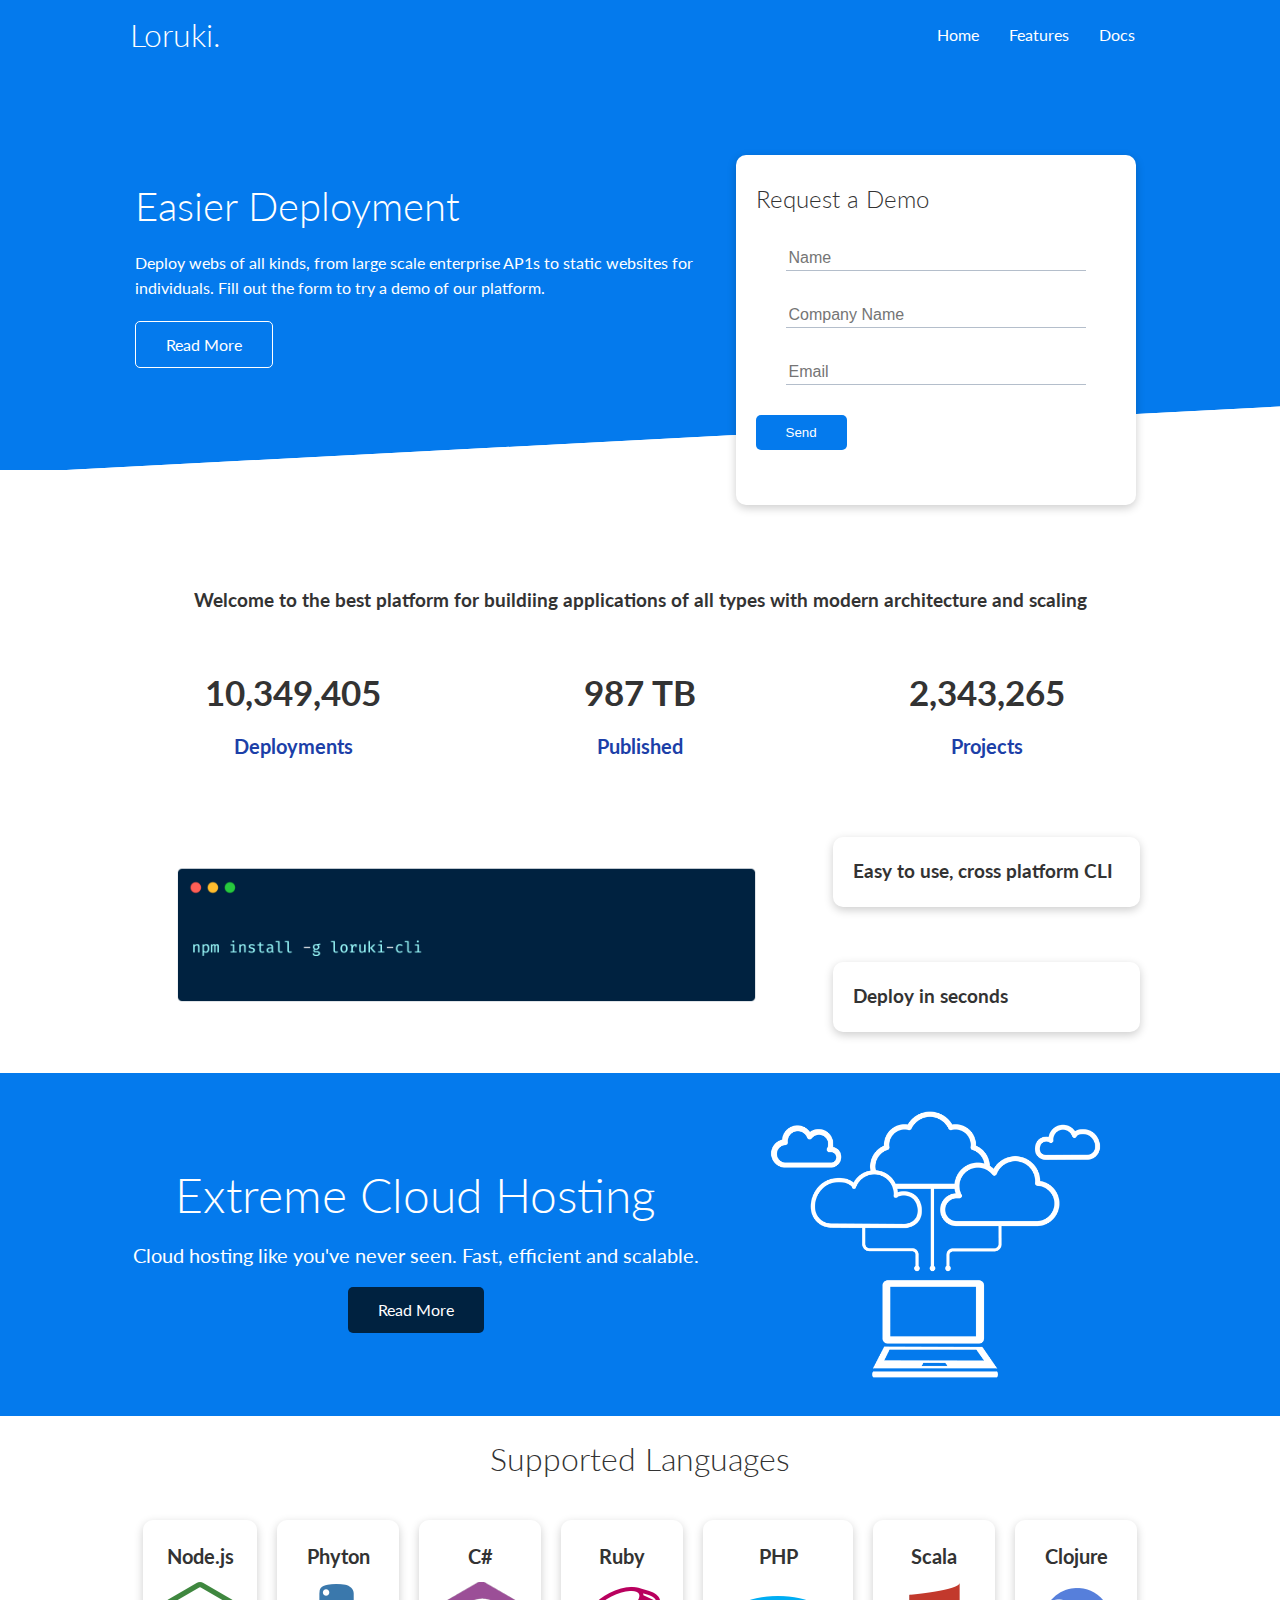
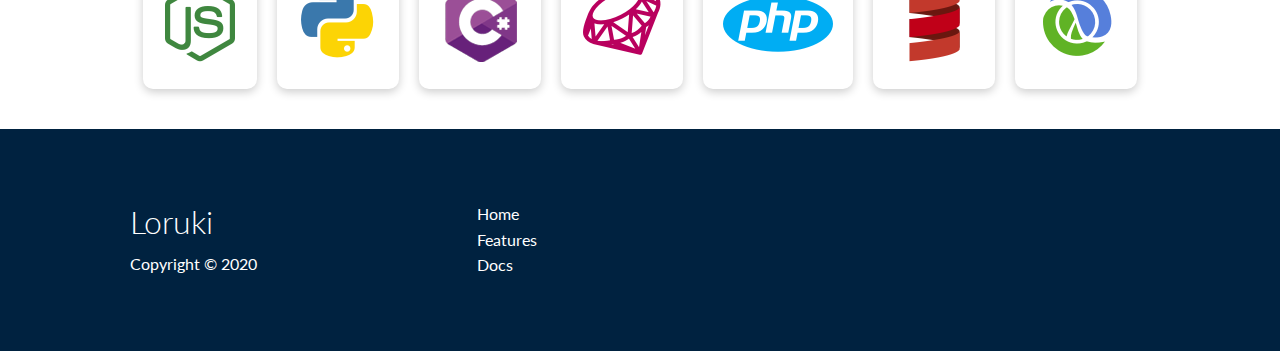
<file: index.html>
<!DOCTYPE html>
<html lang="en">
  <head>
    <meta charset="UTF-8" />
    <meta http-equiv="X-UA-Compatible" content="IE=edge" />
    <meta name="viewport" content="width=device-width, initial-scale=1.0" />
    <link
      rel="stylesheet"
      href="https://cdnjs.cloudflare.com/ajax/libs/font-awesome/6.2.1/css/all.min.css"
      integrity="sha512-MV7K8+y+gLIBoVD59lQIYicR65iaqukzvf/nwasF0nqhPay5w/9lJmVM2hMDcnK1OnMGCdVK+iQrJ7lzPJQd1w=="
      crossorigin="anonymous"
      referrerpolicy="no-referrer"
    />
    <link rel="stylesheet" href="css/style.css" />
    <title>Loruki | Cloud Hosting For Everyone</title>
  </head>
  <body>
    <!-- Navbar -->
    <div class="navbar">
      <div class="container flex">
        <h1 class="logo">Loruki.</h1>
        <nav>
          <ul>
            <li><a href="/index.html">Home</a></li>
            <li><a href="/features.html">Features</a></li>
            <li><a href="/docs.html">Docs</a></li>
          </ul>
        </nav>
      </div>
    </div>

    <section class="showcase">
      <div class="container grid">
        <div class="showcase-text">
          <h1>Easier Deployment</h1>
          <p>
            Deploy webs of all kinds, from large scale enterprise AP1s to static
            websites for individuals. Fill out the form to try a demo of our
            platform.
          </p>
          <a href="/features.html" class="btn btn-outline">Read More</a>
        </div>

        <div class="showcase-form card">
          <h2>Request a Demo</h2>
          <form>
            <div class="form-control">
              <input type="text" name="name" placeholder="Name" required />
            </div>
            <div class="form-control">
              <input
                type="text"
                name="company"
                placeholder="Company Name"
                required
              />
            </div>
            <div class="form-control">
              <input type="email" name="email" placeholder="Email" required />
            </div>
            <input type="submit" value="Send" class="btn btn-primary" />
          </form>
        </div>
      </div>
    </section>

    <!-- Stats -->
    <section class="stats">
      <div class="container">
        <h3 class="stats-heading text-center my-1">
          Welcome to the best platform for buildiing applications of all types
          with modern architecture and scaling
        </h3>

        <div class="grid grid-3 text-center my-4">
          <div>
            <i class="fas fa-server fa-3x"></i>
            <h3>10,349,405</h3>
            <p class="text-secondary">Deployments</p>
          </div>
          <div>
            <i class="fas fa-upload fa-3x"></i>
            <h3>987 TB</h3>
            <p class="text-secondary">Published</p>
          </div>
          <div>
            <i class="fas fa-project-diagram fa-3x"></i>
            <h3>2,343,265</h3>
            <p class="text-secondary">Projects</p>
          </div>
        </div>
      </div>
    </section>

    <!-- Cli -->
    <section class="cli">
      <div class="container grid">
        <img src="/images/cli.png" alt="" />
        <div class="card">
          <h3>Easy to use, cross platform CLI</h3>
        </div>
        <div class="card">
          <h3>Deploy in seconds</h3>
        </div>
      </div>
    </section>

    <!-- Cloud -->
    <section class="cloud bg-primary my-2 py-2">
      <div class="container grid">
        <div class="text-center">
          <h2 class="lg">Extreme Cloud Hosting</h2>
          <p class="lead my-1">
            Cloud hosting like you've never seen. Fast, efficient and scalable.
          </p>
          <a href="/features.html" class="btn btn-dark">Read More</a>
        </div>
        <img src="/images/cloud.png" alt="" />
      </div>
    </section>

    <!-- Languages -->
    <section class="languages">
      <h2 class="md text-center my-2">Supported Languages</h2>
      <div class="container flex">
        <div class="card">
          <h4>Node.js</h4>
          <img src="/images/logos/node.png" alt="" />
        </div>
        <div class="card">
          <h4>Phyton</h4>
          <img src="/images/logos/python.png" alt="" />
        </div>
        <div class="card">
          <h4>C#</h4>
          <img src="/images/logos/csharp.png" alt="" />
        </div>
        <div class="card">
          <h4>Ruby</h4>
          <img src="/images/logos/ruby.png" alt="" />
        </div>
        <div class="card">
          <h4>PHP</h4>
          <img src="/images/logos/php.png" alt="" />
        </div>
        <div class="card">
          <h4>Scala</h4>
          <img src="/images/logos/scala.png" alt="" />
        </div>
        <div class="card">
          <h4>Clojure</h4>
          <img src="/images/logos/clojure.png" alt="" />
        </div>
      </div>
    </section>

    <!-- Footer -->
    <footer class="footer bg-dark py-5">
      <div class="container grid grid-3">
        <div>
          <h1>Loruki</h1>
          <p>Copyright &copy; 2020</p>
        </div>
        <nav>
          <ul>
            <li><a href="/index.html">Home</a></li>
            <li><a href="/features.html">Features</a></li>
            <li><a href="/docs.html">Docs</a></li>
          </ul>
        </nav>
        <div class="social">
          <a href="#"><i class="fab fa-github fa-2x"></i></a>
          <a href="#"><i class="fab fa-facebook fa-2x"></i></a>
          <a href="#"><i class="fab fa-instagram fa-2x"></i></a>
          <a href="#"><i class="fab fa-twitter fa-2x"></i></a>
        </div>
      </div>
    </footer>
  </body>
</html>
</file>
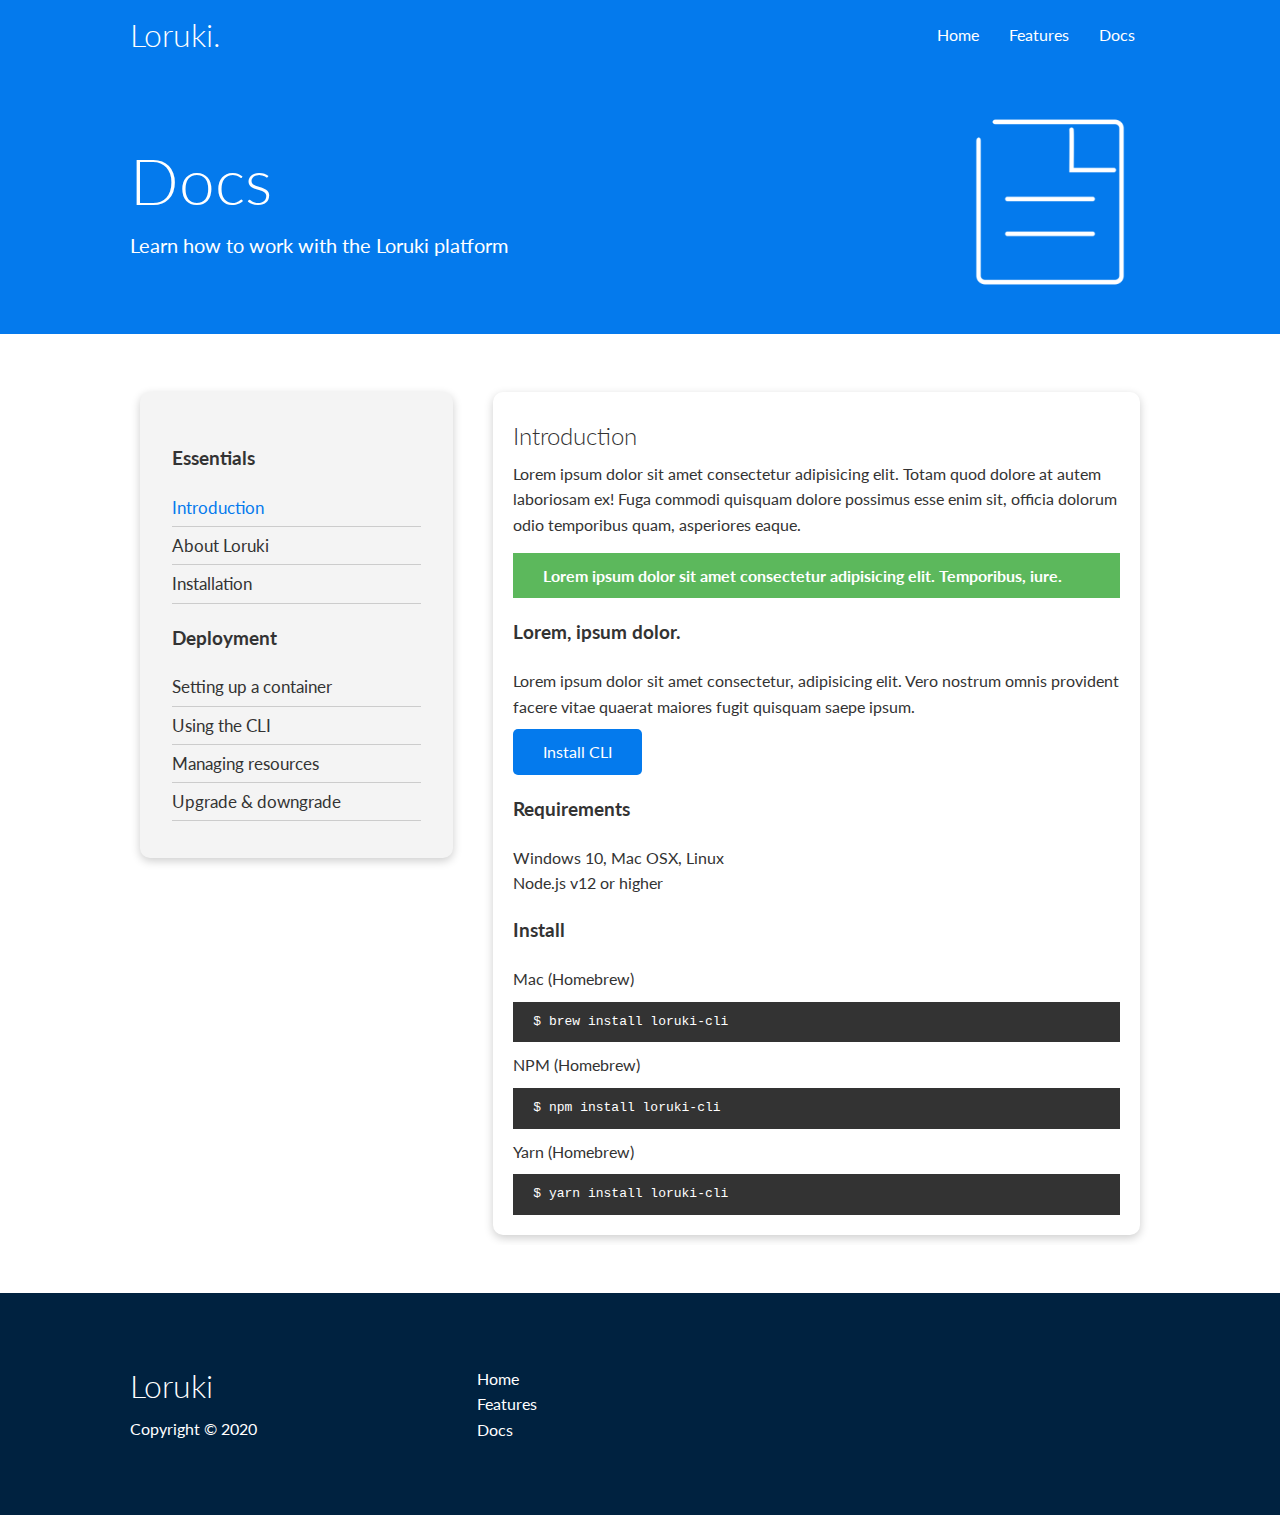
<file: docs.html>
<!DOCTYPE html>
<html lang="en">
  <head>
    <meta charset="UTF-8" />
    <meta http-equiv="X-UA-Compatible" content="IE=edge" />
    <meta name="viewport" content="width=device-width, initial-scale=1.0" />
    <link
      rel="stylesheet"
      href="https://cdnjs.cloudflare.com/ajax/libs/font-awesome/6.2.1/css/all.min.css"
      integrity="sha512-MV7K8+y+gLIBoVD59lQIYicR65iaqukzvf/nwasF0nqhPay5w/9lJmVM2hMDcnK1OnMGCdVK+iQrJ7lzPJQd1w=="
      crossorigin="anonymous"
      referrerpolicy="no-referrer"
    />
    <link rel="stylesheet" href="css/style.css" />
    <title>Loruki | Cloud Hosting For Everyone</title>
  </head>
  <body>
    <!-- Navbar -->
    <div class="navbar">
      <div class="container flex">
        <h1 class="logo">Loruki.</h1>
        <nav>
          <ul>
            <li><a href="/index.html">Home</a></li>
            <li><a href="/features.html">Features</a></li>
            <li><a href="/docs.html">Docs</a></li>
          </ul>
        </nav>
      </div>
    </div>

    <!-- Head -->
    <section class="docs-head bg-primary py-3">
      <div class="container grid">
        <div>
          <h1 class="xl">Docs</h1>
          <p class="lead">Learn how to work with the Loruki platform</p>
        </div>
        <img src="/images/docs.png" alt="" />
      </div>
    </section>

    <!-- Docs Main -->
    <section class="docs-main my-4">
      <div class="container grid">
        <div class="card bg-light p-3">
          <h3 class="my-2">Essentials</h3>
          <nav>
            <ul>
              <li><a class="text-primary" href="#">Introduction</a></li>
              <li><a href="#">About Loruki</a></li>
              <li><a href="#">Installation</a></li>
            </ul>
          </nav>

          <h3 class="my-2">Deployment</h3>
          <nav>
            <ul>
              <li><a href="#">Setting up a container</a></li>
              <li><a href="#">Using the CLI</a></li>
              <li><a href="#">Managing resources</a></li>
              <li><a href="#">Upgrade & downgrade</a></li>
            </ul>
          </nav>
        </div>
        <div class="card">
          <h2>Introduction</h2>
          <p>
            Lorem ipsum dolor sit amet consectetur adipisicing elit. Totam quod
            dolore at autem laboriosam ex! Fuga commodi quisquam dolore possimus
            esse enim sit, officia dolorum odio temporibus quam, asperiores
            eaque.
          </p>
          <div class="alert alert-success">
            <i class="fas fa-info"></i>Lorem ipsum dolor sit amet consectetur
            adipisicing elit. Temporibus, iure.
          </div>

          <h3>Lorem, ipsum dolor.</h3>
          <p>
            Lorem ipsum dolor sit amet consectetur, adipisicing elit. Vero
            nostrum omnis provident facere vitae quaerat maiores fugit quisquam
            saepe ipsum.
          </p>
          <a href="#" class="btn btn-primary">Install CLI</a>

          <h3>Requirements</h3>
          <ul>
            <li>Windows 10, Mac OSX, Linux</li>
            <li>Node.js v12 or higher</li>
          </ul>

          <h3>Install</h3>
          <p>Mac (Homebrew)</p>
          <pre><code>$ brew install loruki-cli</code></pre>
          <p>NPM (Homebrew)</p>
          <pre><code>$ npm install loruki-cli</code></pre>
          <p>Yarn (Homebrew)</p>
          <pre><code>$ yarn install loruki-cli</code></pre>
        </div>
      </div>
    </section>

    <!-- Footer -->
    <footer class="footer bg-dark py-5">
      <div class="container grid grid-3">
        <div>
          <h1>Loruki</h1>
          <p>Copyright &copy; 2020</p>
        </div>
        <nav>
          <ul>
            <li><a href="/index.html">Home</a></li>
            <li><a href="/features.html">Features</a></li>
            <li><a href="/docs.html">Docs</a></li>
          </ul>
        </nav>
        <div class="social">
          <a href="#"><i class="fab fa-github fa-2x"></i></a>
          <a href="#"><i class="fab fa-facebook fa-2x"></i></a>
          <a href="#"><i class="fab fa-instagram fa-2x"></i></a>
          <a href="#"><i class="fab fa-twitter fa-2x"></i></a>
        </div>
      </div>
    </footer>
  </body>
</html>
</file>
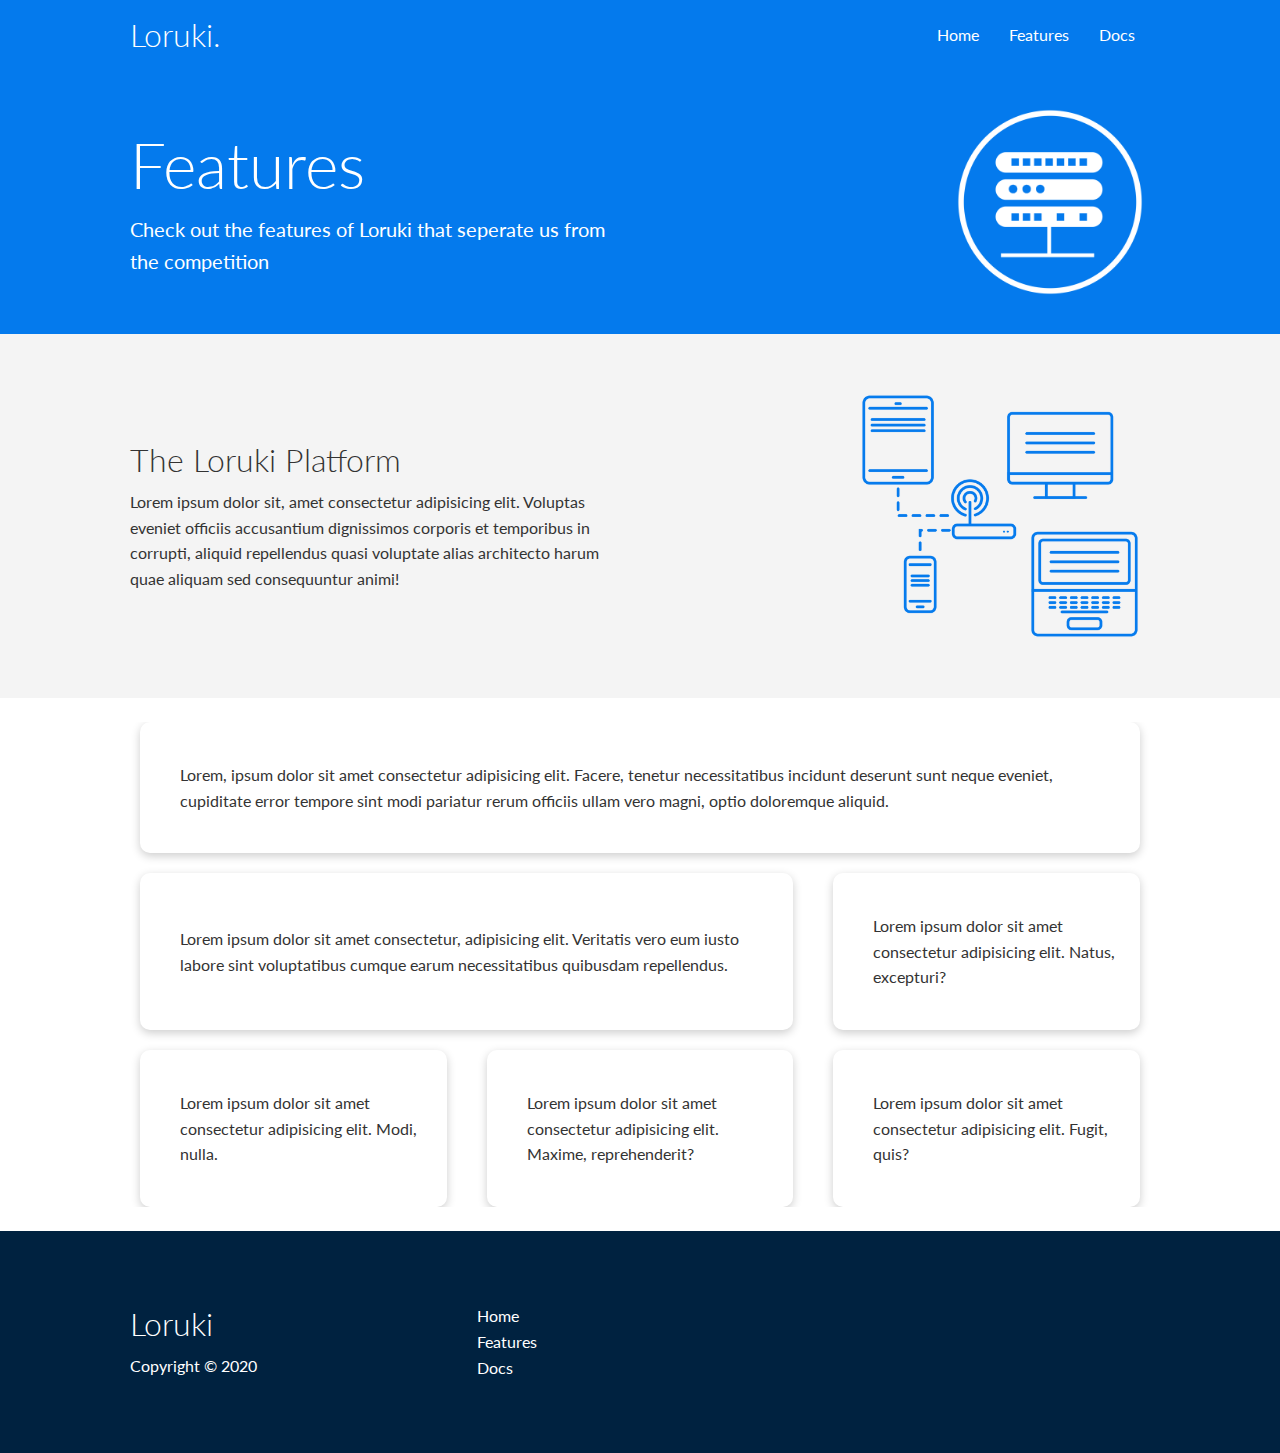
<file: features.html>
<!DOCTYPE html>
<html lang="en">
  <head>
    <meta charset="UTF-8" />
    <meta http-equiv="X-UA-Compatible" content="IE=edge" />
    <meta name="viewport" content="width=device-width, initial-scale=1.0" />
    <link
      rel="stylesheet"
      href="https://cdnjs.cloudflare.com/ajax/libs/font-awesome/6.2.1/css/all.min.css"
      integrity="sha512-MV7K8+y+gLIBoVD59lQIYicR65iaqukzvf/nwasF0nqhPay5w/9lJmVM2hMDcnK1OnMGCdVK+iQrJ7lzPJQd1w=="
      crossorigin="anonymous"
      referrerpolicy="no-referrer"
    />
    <link rel="stylesheet" href="css/style.css" />
    <title>Loruki | Cloud Hosting For Everyone</title>
  </head>
  <body>
    <!-- Navbar -->
    <div class="navbar">
      <div class="container flex">
        <h1 class="logo">Loruki.</h1>
        <nav>
          <ul>
            <li><a href="/index.html">Home</a></li>
            <li><a href="/features.html">Features</a></li>
            <li><a href="/docs.html">Docs</a></li>
          </ul>
        </nav>
      </div>
    </div>

    <!-- Head -->
    <section class="features-head bg-primary py-3">
      <div class="container grid">
        <div>
          <h1 class="xl">Features</h1>
          <p class="lead">
            Check out the features of Loruki that seperate us from the
            competition
          </p>
        </div>
        <img src="/images/server.png" alt="" />
      </div>
    </section>

    <!-- Sub head -->
    <section class="features-sub-head bg-light py-3">
      <div class="container grid">
        <div>
          <h1 class="md">The Loruki Platform</h1>
          <p>
            Lorem ipsum dolor sit, amet consectetur adipisicing elit. Voluptas
            eveniet officiis accusantium dignissimos corporis et temporibus in
            corrupti, aliquid repellendus quasi voluptate alias architecto harum
            quae aliquam sed consequuntur animi!
          </p>
        </div>
        <img src="/images/server2.png" alt="" />
      </div>
    </section>

    <section class="features-main my-2">
      <div class="container grid grid-3">
        <div class="card flex">
          <i class="fas fa-server fa-3x"></i>
          <p>
            Lorem, ipsum dolor sit amet consectetur adipisicing elit. Facere,
            tenetur necessitatibus incidunt deserunt sunt neque eveniet,
            cupiditate error tempore sint modi pariatur rerum officiis ullam
            vero magni, optio doloremque aliquid.
          </p>
        </div>
        <div class="card flex">
          <i class="fas fa-code fa-3x"></i>
          <p>
            Lorem ipsum dolor sit amet consectetur, adipisicing elit. Veritatis
            vero eum iusto labore sint voluptatibus cumque earum necessitatibus
            quibusdam repellendus.
          </p>
        </div>
        <div class="card flex">
          <i class="fas fa-laptop-code fa-3x"></i>
          <p>
            Lorem ipsum dolor sit amet consectetur adipisicing elit. Natus,
            excepturi?
          </p>
        </div>
        <div class="card flex">
          <i class="fas fa-database fa-3x"></i>
          <p>
            Lorem ipsum dolor sit amet consectetur adipisicing elit. Modi,
            nulla.
          </p>
        </div>
        <div class="card flex">
          <i class="fas fa-power-off fa-3x"></i>
          <p>
            Lorem ipsum dolor sit amet consectetur adipisicing elit. Maxime,
            reprehenderit?
          </p>
        </div>
        <div class="card flex">
          <i class="fas fa-upload fa-3x"></i>
          <p>
            Lorem ipsum dolor sit amet consectetur adipisicing elit. Fugit,
            quis?
          </p>
        </div>
      </div>
    </section>

    <!-- Footer -->
    <footer class="footer bg-dark py-5">
      <div class="container grid grid-3">
        <div>
          <h1>Loruki</h1>
          <p>Copyright &copy; 2020</p>
        </div>
        <nav>
          <ul>
            <li><a href="/index.html">Home</a></li>
            <li><a href="/features.html">Features</a></li>
            <li><a href="/docs.html">Docs</a></li>
          </ul>
        </nav>
        <div class="social">
          <a href="#"><i class="fab fa-github fa-2x"></i></a>
          <a href="#"><i class="fab fa-facebook fa-2x"></i></a>
          <a href="#"><i class="fab fa-instagram fa-2x"></i></a>
          <a href="#"><i class="fab fa-twitter fa-2x"></i></a>
        </div>
      </div>
    </footer>
  </body>
</html>
</file>
<file: css/style.css>
@import url('https://fonts.googleapis.com/css2?family=Lato:wght@300&display=swap');

:root {
    --primary-color: #047aed;
    --secondary-color: #1c3fa8;
    --dark-color: #002240;
    --light-color: #f4f4f4;
    --success-color:#5cb85c;
    --error-color:#d9534f;
}

* {
    box-sizing: border-box;
    padding: 0;
    margin: 0;
}

body {
    font-family: 'Lato', sans-serif;
    color: #333;
    line-height: 1.6;
}

ul {
    list-style: none;
}

a {
    text-decoration: none;
    color: #333;
}

h1,
h2 {
    font-weight: 300;
    line-height: 1.2;
    margin: 10px 0;
}

p {
    margin: 10px 0;
}

img {
    width: 100%;
}

code, pre {
    background: #333;
    color: #fff;
    padding: 10px;
}

/* Navbar */

.navbar {
    background: var(--primary-color);
    color: #fff;
    height: 70px;
}

.navbar ul {
    display: flex;
}

.navbar a {
    color: #fff;
    padding: 10px;
    margin: 0 5px;
}

.navbar a:hover {
    border-bottom: 2px solid #fff;
}

.navbar .flex {
    justify-content: space-between;
}

/* Showcase */
.showcase {
    height: 400px;
    background-color: var(--primary-color);
    color: #fff;
    position: relative;
}

.showcase h1 {
    font-size: 40px;
}

.showcase p {
    margin: 20px 0;
}

.showcase .grid {
    overflow: visible;
    grid-template-columns: 55% auto;
    gap: 30px;
}

.showcase-text {
    animation: slideInFromLeft 1s ease-in;
}

.showcase-form {
    position: relative;
    top: 60px;
    height: 350px;
    width: 400px;
    padding: 40px;
    z-index: 100;
    justify-self: flex-end;
    animation: slideInFromRight 1s ease-in;
}

.showcase-form .form-control {
    margin: 30px;
}

.showcase-form input[type='text'],
.showcase-form input[type='email'] {
    border: 0;
    border-bottom: 1px solid #b4becb;
    width: 100%;
    padding: 3px;
    font-size: 16px;
}

.showcase-form input:focus {
    outline: none;
}

.showcase::before,
.showcase::after {
    content: '';
    position: absolute;
    height: 100px;
    bottom: -70px;
    right: 0;
    left: 0;
    background: #fff;
    transform: skewY(-3deg);
    -webkit-transform: skewY(-3deg);
    -moz-transform: skewY(-3deg);
    -ms-transform: skewY(-3deg);
}

/* Stats */
.stats {
    padding-top: 100px;
    animation: slideInFromBottom 1s ease-in;
}

.stats-heading {
    max-width: 1100px;
    margin: auto;
}

.stats .grid h3 {
    font-size: 35px;
}

.stats .grid p {
    font-size: 20px;
    font-weight: bold;
}

/* Cli */

.cli .grid {
    grid-template-columns: repeat(3, 1fr);
    grid-template-rows: repeat(2, 1fr);
}

.cli .grid > *:first-child {
    grid-column: 1 / span 2;
    grid-row: 1 / span 2;
}

/* Cloud */
.cloud .grid {
    grid-template-columns: 4fr 3fr;
}

/* Languages */

.languages .flex {
    flex-wrap: wrap;
}

.languages .card {
    text-align: center;
    margin: 18px 10px 40px;
    transition: transform 0.2s ease-in;
}

.languages .card h4 {
    font-size: 20px;
    margin-bottom: 10px;
}

.languages .card:hover {
    transform: translateY(-15px);
}

/* Features */
.features-head img, .docs-head img {
    width: 200px;
    justify-self: flex-end;
}

.features-sub-head img {
    width: 300px;
    justify-self: flex-end;
}

.features-main .card > i {
    margin-right: 20px;
}


.features-main .grid > *:first-child {
    grid-column: 1 / span 3;
}

.features-main .grid > *:nth-child(2) {
    grid-column: 1 / span 2;
}

/* Docs */
.docs-main h3 {
    margin: 20px 0;
}

.docs-main .grid {
    grid-template-columns: 1fr 2fr;
    align-items: flex-start;
}

.docs-main nav li {
    font-size: 17px;
    padding-bottom: 5px;
    margin-bottom: 5px;
    border-bottom: 1px solid #ccc;
}

.docs-main a:hover {
    font-weight: bold;
}

/* Footer */
.footer .social a {
    margin: 0 10px;
}

/* Animation */
@keyframes slideInFromLeft {
    0% {
        transform: translateX(-100%);
    }

    100% {
        transform: translateX(0);
    }
}

@keyframes slideInFromRight {
    0% {
        transform: translateX(100%);
    }

    100% {
        transform: translateX(0);
    }
}

@keyframes slideInFromTop {
    0% {
        transform: translateY(-100%);
    }

    100% {
        transform: translateX(0);
    }
}

@keyframes slideInFromBottom {
    0% {
        transform: translateY(100%);
    }

    100% {
        transform: translateX(0);
    }
}


/* Tablets and under */

@media screen and (max-width: 768px) {
    .grid,
    .showcase .grid,
    .stats .grid,
    .cli .grid,
    .cloud .grid,
    .features-main .grid,
    .docs-main .grid {
        grid-template-columns: 1fr;
        grid-template-rows: 1fr;
    }

    .showcase {
        height: auto;
    }

    .showcase-text {
        text-align: center;
        margin-top: 40px;
        animation: slideInFromTop 1s ease-in;
    }

    .showcase-form {
        justify-self: center;
        margin: auto;
        animation: slideInFromBottom 1s ease-in;
    }

    .cli .grid > *:first-child {
        grid-column: 1;
        grid-row: 1;
    }

    .features-head,
    .features-sub-head,
    .docs-head {
        text-align: center;
    }

    .features-head img,
    .features-sub-head img,
    .docs-head img {
        justify-self: center;
    }

    .features-main .grid > *:first-child,
    .features-main .grid > *:nth-child(2) {
        grid-column: 1;

    }

    
}

/* Mobile */

@media screen and (max-width: 500px) {
    .navbar {
        height: 110px;
    }


    .navbar .flex {
        flex-direction: column;
    }

    .navbar ul {
        padding: 10px;
        background: rgba(0, 0, 0, 0.1);
    }
}

/* Utilities */
.container {
    max-width: 1100px;
    margin: 0 auto;
    overflow: auto;
    padding: 0 40px;
}

.card {
    background: #fff;
    color: #333;
    border-radius: 10px;
    box-shadow: 0 3px 10px rgba(0, 0, 0, 0.2) ;
    padding: 20px;
    margin: 10px;
}

.btn {
    display: inline-block;
    padding: 10px 30px;
    cursor: pointer;
    background: var(--primary-color);
    color: #fff;
    border: none;
    border-radius: 5px;
}

.btn-outline {
    background: transparent;
    border: 1px solid #fff;
}

.btn:hover {
    transform: scale(0.98);
}

/* Backgrounds and colored buttons */

.bg-primary, 
.btn-primary {
    background-color: var(--primary-color);
    color: #fff;
}

.bg-secondary, 
.btn-secondary {
    background-color: var(--secondary-color);
    color: #fff;
}

.bg-dark, 
.btn-dark {
    background-color: var(--dark-color);
    color: #fff;
}

.bg-light, 
.btn-light {
    background-color: var(--light-color);
    color: #333;
}

.bg-primary a, 
.btn-primary a,
.bg-secondary a, 
.btn-secondary a,
.bg-dark a, 
.btn-dark a {
    color: #fff;
}

/* Text colors */

.text-primary {
    color: var(--primary-color);
}

.text-secondary {
    color: var(--secondary-color);
}

.text-dark {
    color: var(--dark-color);
}

.text-light {
    color: var(--light-color);
}


/* Text sizes */
.lead {
    font-size: 20px;
}

.sm {
    font-size: 1rem;
}

.md {
    font-size: 2rem;
}

.lg {
    font-size: 3rem;
}

.xl {
    font-size: 4rem;
}

.text-center {
    text-align: center;
}

/* Alert */
.alert {
    background: var(--light-color);
    padding: 10px 20px;
    font-weight: bold;
    margin: 15px 0;
}

.alert i {
    margin-right: 10px;
}

.alert-success {
    background: var(--success-color);
    color: #fff;
    }

.alert-error {
    background: var(--error-color);
    color: #fff;
    }

.flex {
    display: flex;
    justify-content: center;
    align-items: center;
    height: 100%;
}

.grid {
    display: grid;
    grid-template-columns: repeat(2, 1fr);
    gap: 20px;
    justify-content: center;
    align-items: center;
    height: 100%;
}

.grid-3 {
    grid-template-columns: repeat(3, 1fr);
}

/* Margin */

.my-1 {
    margin: 1rem 0;
}

.my-2 {
    margin: 1.5rem 0;
}

.my-3 {
    margin: 2rem 0;
}

.my-4 {
    margin: 3rem 0;
}

.my-5 {
    margin: 4rem 0;
}

.m-1 {
    margin: 1rem;
}

.m-2 {
    margin: 1.5rem;
}

.m-3 {
    margin: 2rem;
}

.m-4 {
    margin: 3rem;
}

.m-5 {
    margin: 4rem;
}

/* Padding */

.py-1 {
    padding: 1rem 0;
}

.py-2 {
    padding: 1.5rem 0;
}

.py-3 {
    padding: 2rem 0;
}

.py-4 {
    padding: 3rem 0;
}

.py-5 {
    padding: 4rem 0;
}

.p-1 {
    padding: 1rem;
}

.p-2 {
    padding: 1.5rem;
}

.p-3 {
    padding: 2rem;
}

.p-4 {
    padding: 3rem;
}

.p-5 {
    padding: 4rem;
}
</file>
